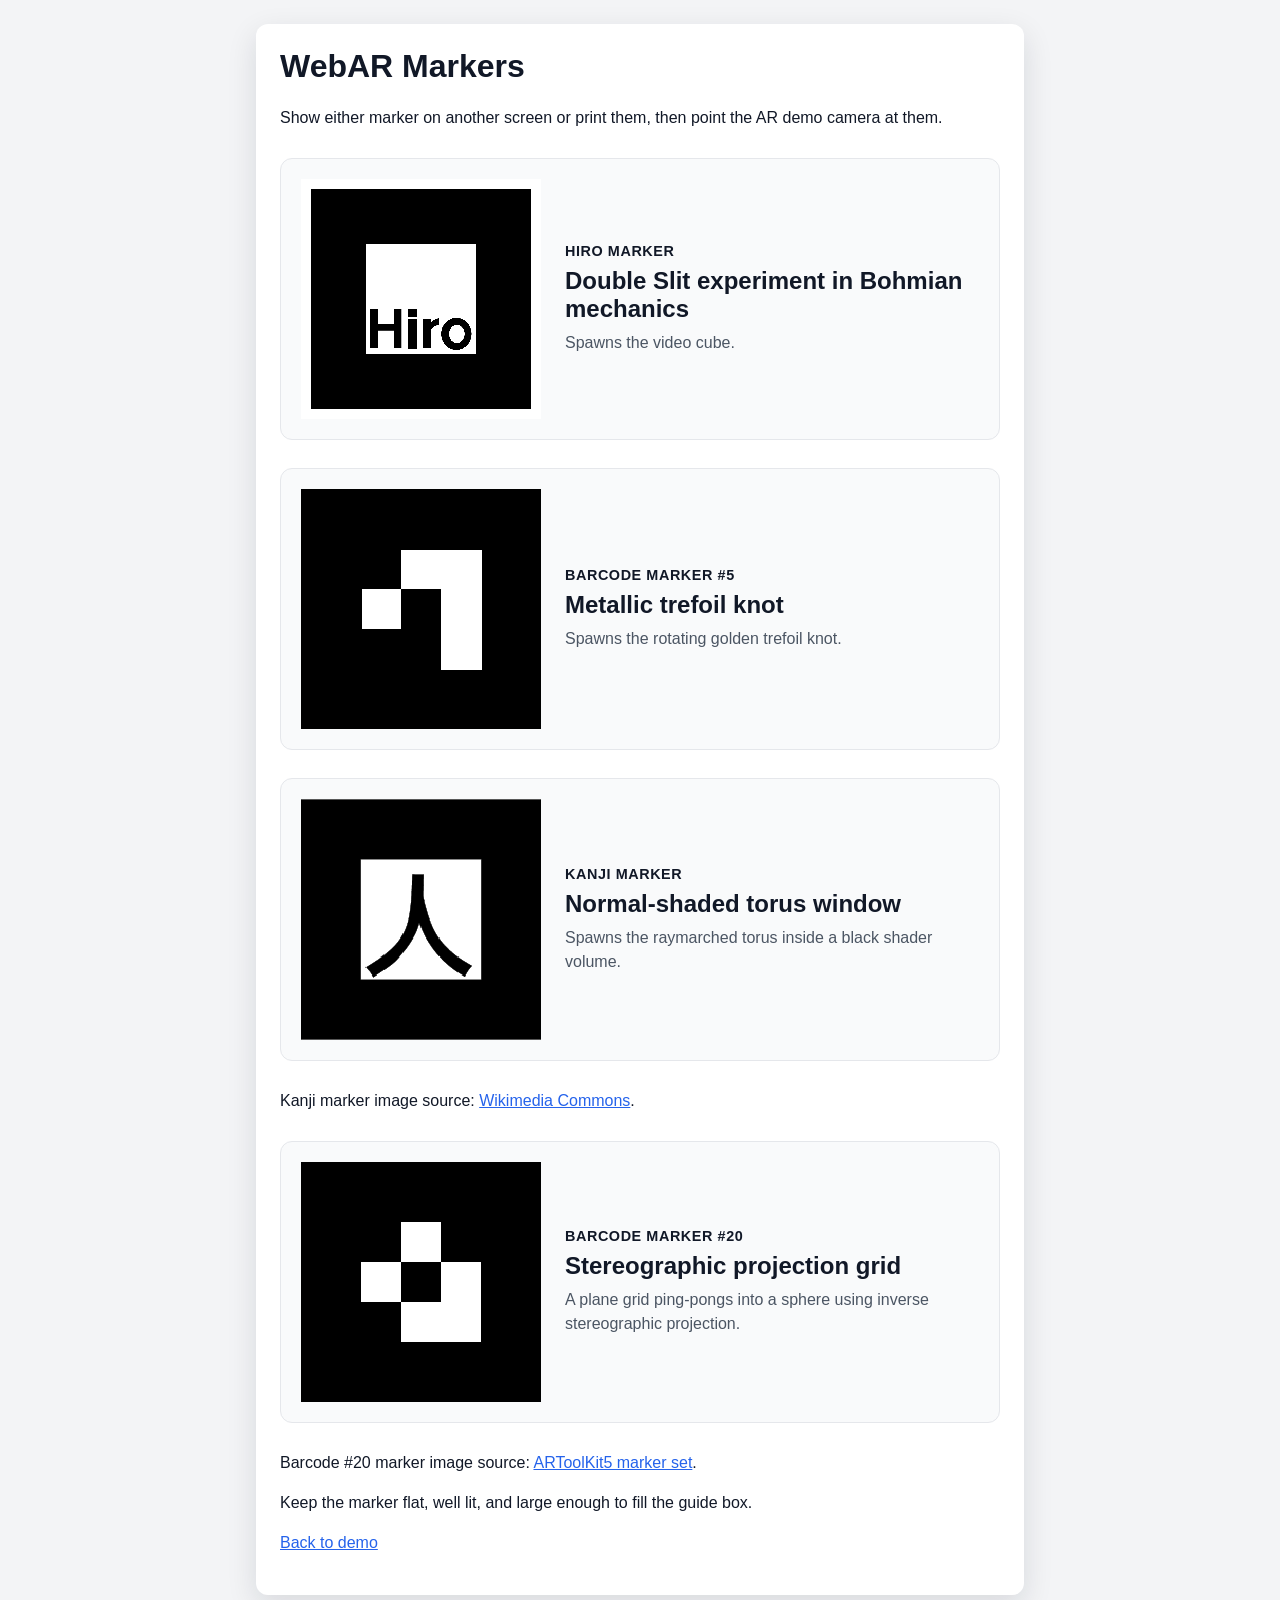
<file: marker.html>
<!DOCTYPE html>
<html lang="en">
  <head>
    <meta charset="UTF-8" />
    <meta name="viewport" content="width=device-width, initial-scale=1.0" />
    <title>WebAR Markers</title>
    <style>
      body {
        margin: 0;
        padding: 24px;
        color: #111827;
        background: #f3f4f6;
        font-family: sans-serif;
      }

      main {
        max-width: 720px;
        margin: 0 auto;
        padding: 24px;
        background: white;
        border-radius: 12px;
        box-shadow: 0 10px 30px rgba(15, 23, 42, 0.12);
      }

      h1 {
        margin-top: 0;
      }

      h2 {
        margin: 0 0 8px 0;
      }

      p {
        line-height: 1.5;
      }

      .marker-card {
        display: grid;
        grid-template-columns: minmax(160px, 240px) 1fr;
        gap: 24px;
        align-items: center;
        margin: 28px 0;
        padding: 20px;
        border: 1px solid #e5e7eb;
        border-radius: 12px;
        background: #f9fafb;
      }

      .marker-card img {
        display: block;
        width: 100%;
        max-width: 240px;
        margin: 0;
        background: white;
        image-rendering: pixelated;
      }

      .marker-card p {
        margin: 0;
        color: #4b5563;
      }

      .marker-name {
        margin-bottom: 8px;
        color: #111827;
        font-size: 0.9rem;
        font-weight: 700;
        letter-spacing: 0.04em;
        text-transform: uppercase;
      }

      a {
        color: #2563eb;
      }

      @media (max-width: 640px) {
        .marker-card {
          grid-template-columns: 1fr;
        }

        .marker-card img {
          max-width: 360px;
          margin: 0 auto;
        }
      }

      @media print {
        body {
          padding: 0;
          background: white;
        }

        main {
          max-width: none;
          padding: 0;
          box-shadow: none;
        }

        .no-print {
          display: none;
        }
      }
    </style>
  </head>
  <body>
    <main>
      <h1>WebAR Markers</h1>
      <p>
        Show either marker on another screen or print them, then point the AR
        demo camera at them.
      </p>
      <section class="marker-card">
        <img
          src="./hiro.png"
          alt="Hiro marker"
        />
        <div>
          <div class="marker-name">Hiro marker</div>
          <h2>Double Slit experiment in Bohmian mechanics</h2>
          <p>Spawns the video cube.</p>
        </div>
      </section>

      <section class="marker-card">
        <img
          src="./assets/markers/barcode-5@4x.png"
          alt="Barcode marker number 5"
        />
        <div>
          <div class="marker-name">Barcode marker #5</div>
          <h2>Metallic trefoil knot</h2>
          <p>Spawns the rotating golden trefoil knot.</p>
        </div>
      </section>

      <section class="marker-card">
        <img
          src="./assets/markers/kanji-marker.png"
          alt="Kanji marker"
        />
        <div>
          <div class="marker-name">Kanji marker</div>
          <h2>Normal-shaded torus window</h2>
          <p>Spawns the raymarched torus inside a black shader volume.</p>
        </div>
      </section>
      <p class="no-print">
        Kanji marker image source:
        <a href="https://commons.wikimedia.org/wiki/File:Kanji_marker_ARjs.png">Wikimedia Commons</a>.
      </p>

      <section class="marker-card">
        <img
          src="./assets/markers/barcode-20@4x.png"
          alt="Barcode marker number 20"
        />
        <div>
          <div class="marker-name">Barcode marker #20</div>
          <h2>Stereographic projection grid</h2>
          <p>A plane grid ping-pongs into a sphere using inverse stereographic projection.</p>
        </div>
      </section>
      <p class="no-print">
        Barcode #20 marker image source:
        <a href="https://github.com/artoolkit/artoolkit5/blob/master/doc/patterns/Matrix%20code%203x3%20%2872dpi%29/20.png">ARToolKit5 marker set</a>.
      </p>
      <p>Keep the marker flat, well lit, and large enough to fill the guide box.</p>
      <p class="no-print"><a href="./index.html">Back to demo</a></p>
    </main>
  </body>
</html>
</file>
